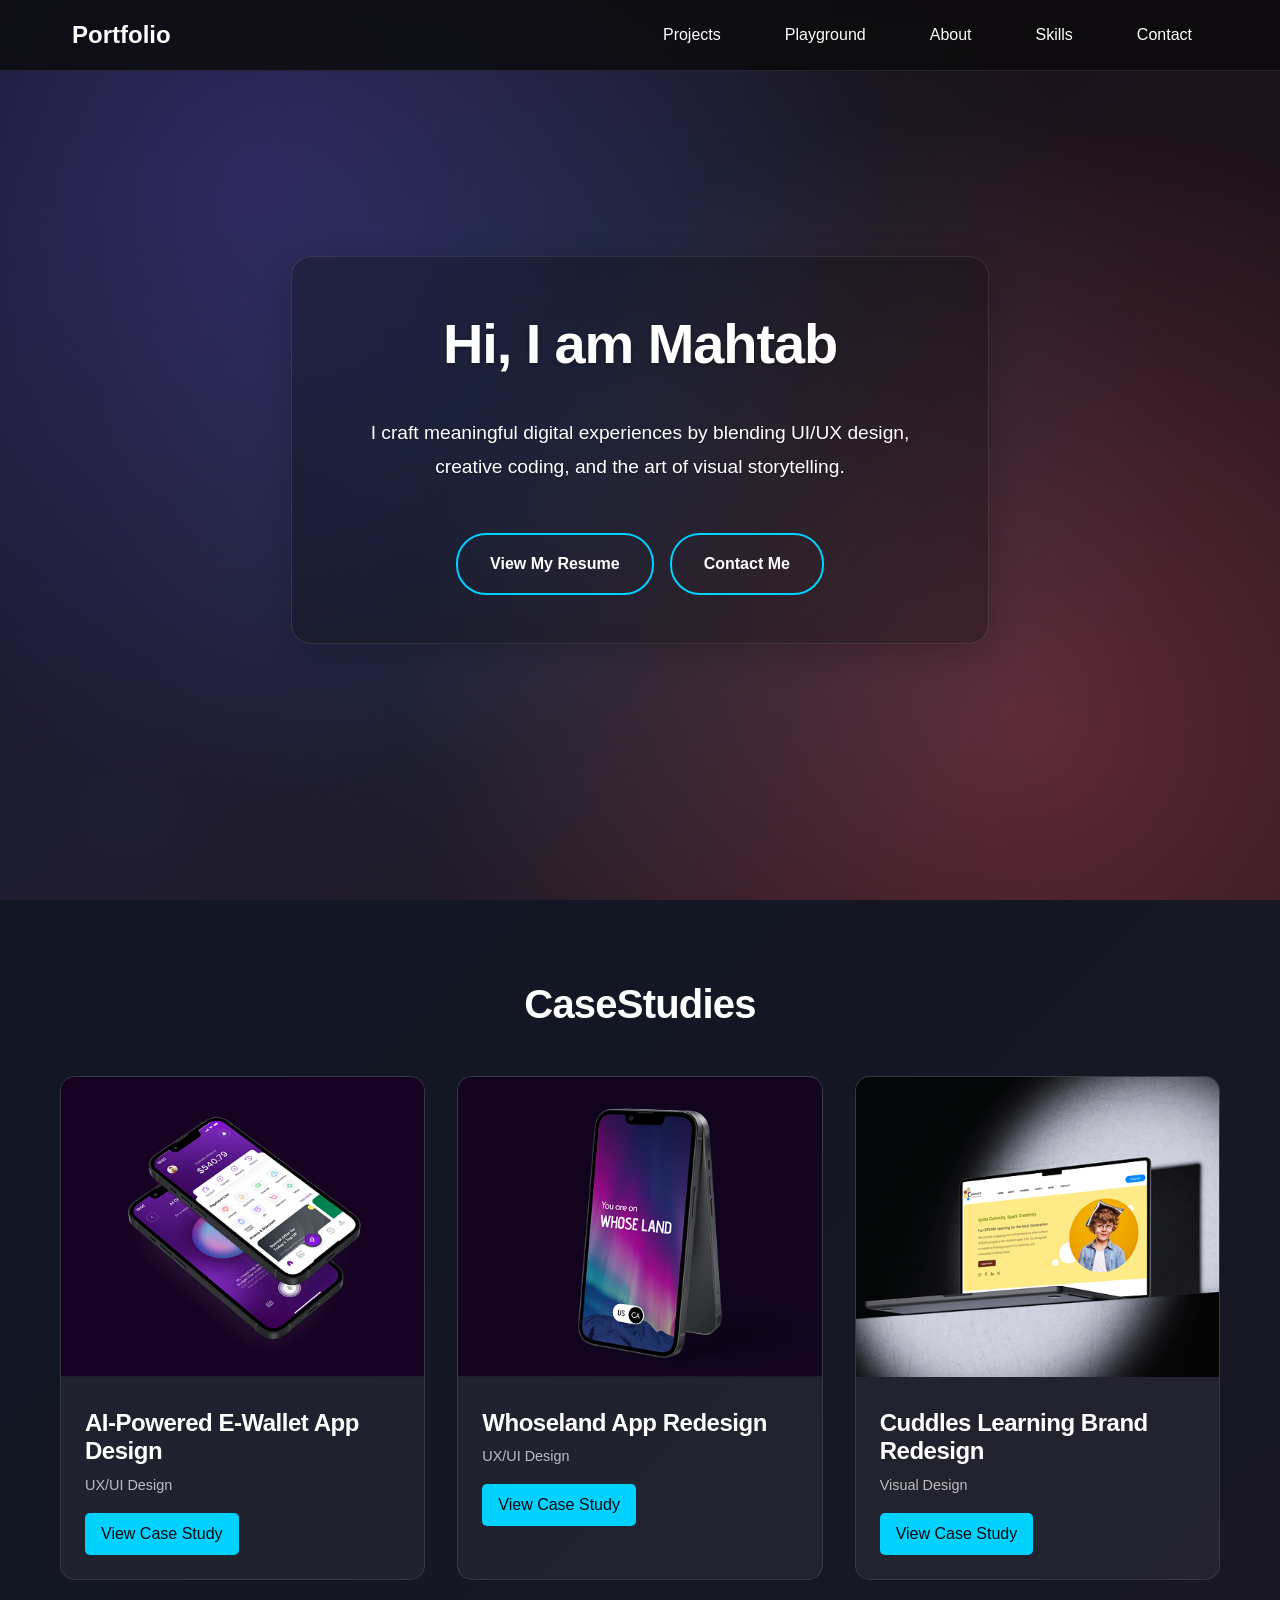
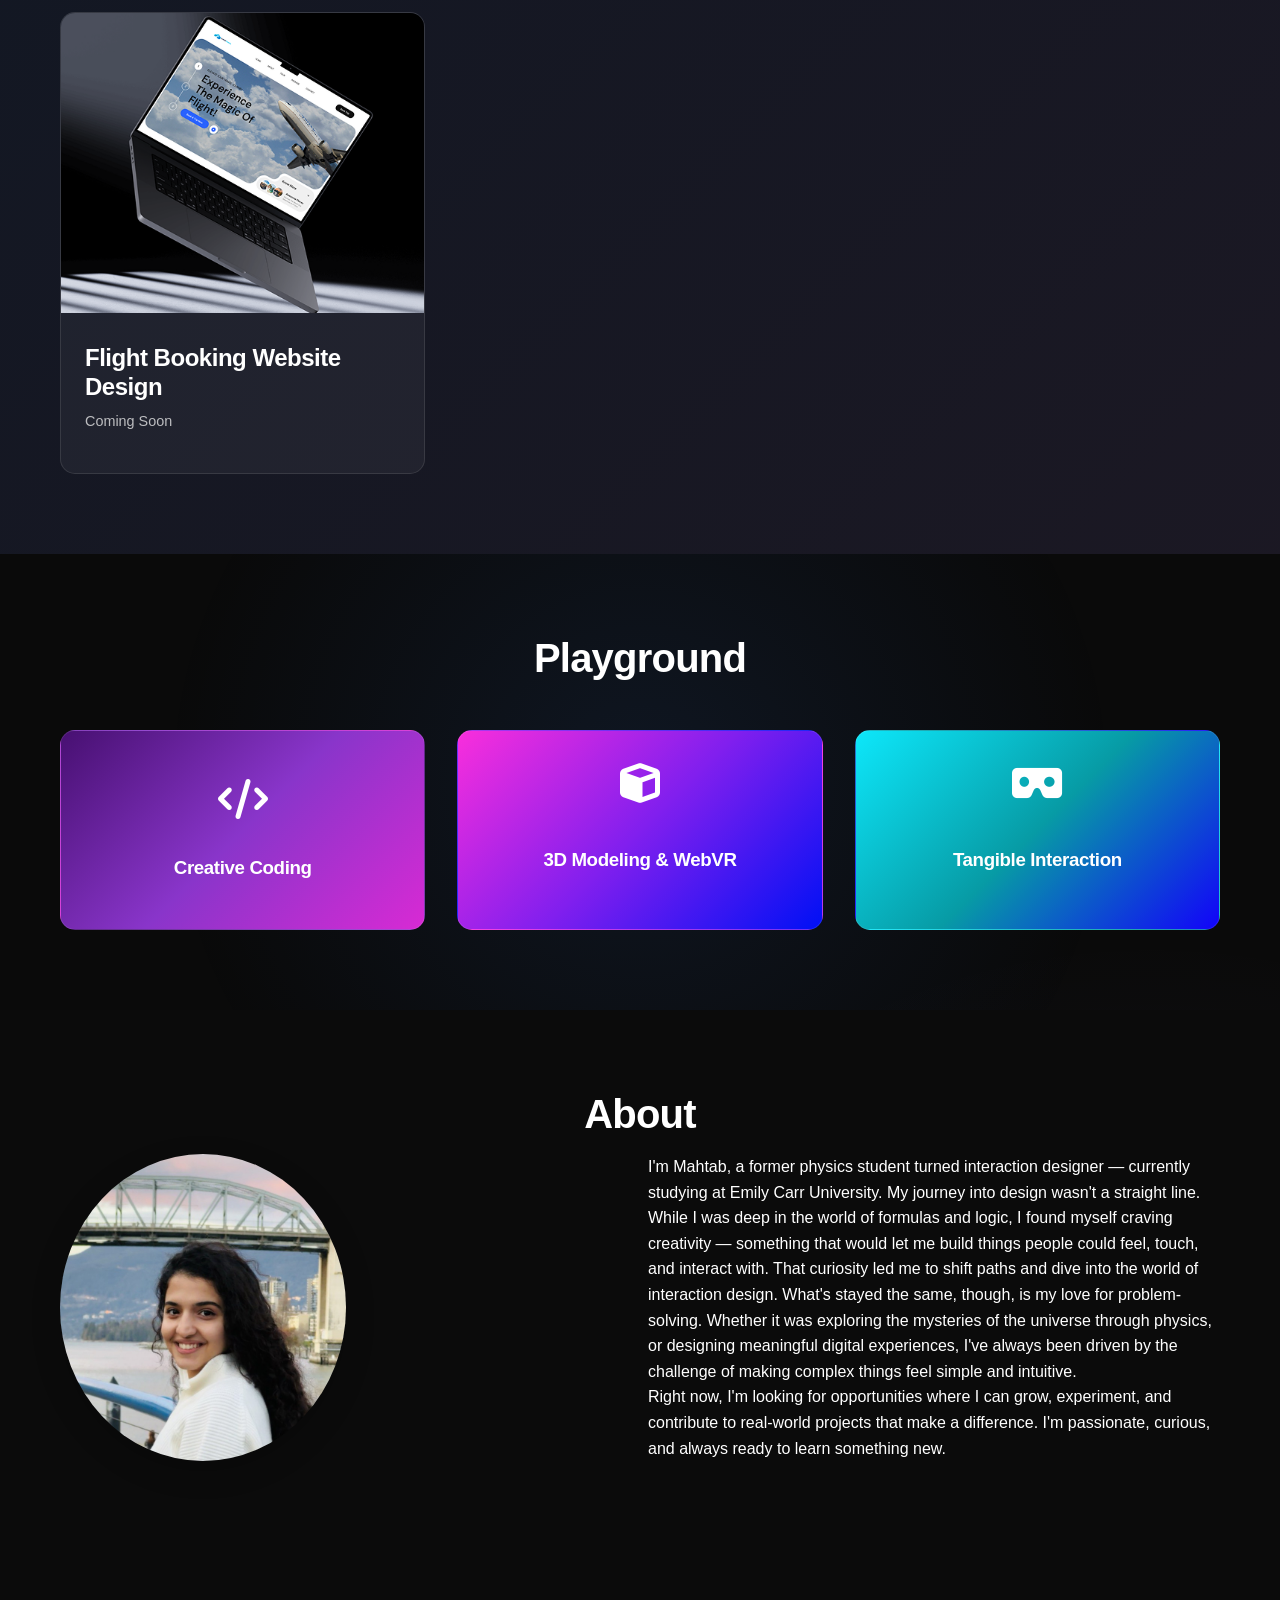
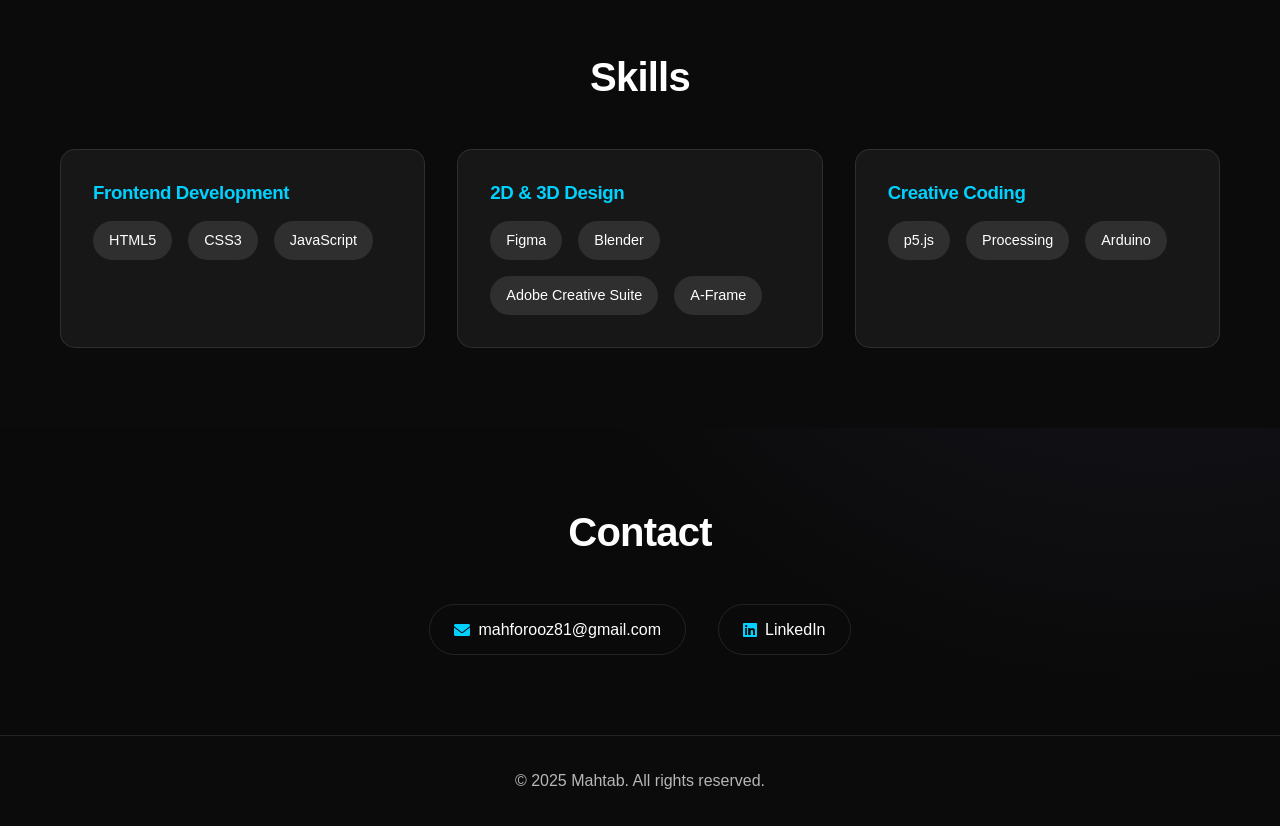
<file: index.html>
<!DOCTYPE html>
<html lang="en">
<head>
    <meta charset="UTF-8">
    <meta name="viewport" content="width=device-width, initial-scale=1.0">
    <title>Mahtab's Portfolio</title>
    <link rel="icon" type="image/png" href="assets/moon_favicon.png" />
    <link rel="stylesheet" href="styles.css">
    <link rel="stylesheet" href="https://cdnjs.cloudflare.com/ajax/libs/font-awesome/6.0.0/css/all.min.css">
</head>
<body>
    <nav class="navbar">
        <div class="nav-content">
            <a href="#home" class="logo">Portfolio</a>
            <ul class="nav-links">
                <li><a href="index.html#projects">Projects</a></li>
                <li><a href="index.html#playground">Playground</a></li>
                <li><a href="index.html#about">About</a></li>
                <li><a href="index.html#skills">Skills</a></li>
                <li><a href="index.html#contact">Contact</a></li>
            </ul>
            <div class="menu-btn">
                <i class="fas fa-bars"></i>
            </div>
        </div>
    </nav>

    <section id="home" class="hero">
        <div class="hero-content">
            <h1>Hi,&nbsp; I&nbsp; am &nbsp; Mahtab</h1>
            <p>I craft meaningful digital experiences by blending UI/UX design, creative coding, and the art of visual storytelling.</p>
            <div class="hero-buttons">
                <a href="assets/Resume.pdf" target="_blank" class="cta-button">View My Resume</a>
                <a href="#contact" class="cta-button secondary">Contact Me</a>
            </div>
        </div>
    </section>

    <section id="projects" class="projects">
        <div class="container">
            <h2>Case Studies</h2>
            <div class="project-grid">
                <div class="project-card">
                    <img src="assets/casestudy-img/ewallet.png" alt="AI-Powered E-Wallet App">
                    <div class="project-info">
                        <h3>AI-Powered E-Wallet App Design</h3>
                        <p>UX/UI Design</p>
                        <a href="https://www.figma.com/deck/dxGjwhVHNiCcX7zpmiJozd/AI-Powered-E-Wallet-App-Case-Study?node-id=1-336&viewport=-112%2C-44%2C0.53&t=Y9ZKURNRo0UWvrfC-1&scaling=min-zoom&content-scaling=fixed&page-id=0%3A1" target="_blank" class="project-link">View Case Study</a>
                    </div>
                </div>
                <div class="project-card">
                    <img src="assets/casestudy-img/whoseland.png" alt="Whoseland App Redesign">
                    <div class="project-info">
                        <h3>Whoseland App Redesign</h3>
                        <p>UX/UI Design</p>
                        <a href="https://www.figma.com/deck/6K0NZb6ObeB4Wnj1Qvy9ta/Whoseland-redesign?node-id=1-660&viewport=-19619%2C-44%2C0.53&t=v9L2YnaqRFAM76yu-1&scaling=min-zoom&content-scaling=fixed&page-id=0%3A1" target="_blank" class="project-link">View Case Study</a>
                    </div>
                </div>
                <div class="project-card">
                    <img src="assets/casestudy-img/cuddles.png" alt="Cuddles Learning Brand Redesign">
                    <div class="project-info">
                        <h3>Cuddles Learning Brand Redesign</h3>
                        <p>Visual Design</p>
                        <a href="https://www.figma.com/deck/BBIbdxB3NxOIXFoWwQVLMs/Two-Tone?node-id=1-502&viewport=-10439%2C-68%2C0.53&t=8zYQuIkLR7SNC6OQ-1&scaling=min-zoom&content-scaling=fixed&page-id=0%3A1" target="_blank" class="project-link">View Case Study</a>
                    </div>
                </div>
                <div class="project-card">
                    <img src="assets/casestudy-img/flight-booking.png" alt="Flight Bookinng Website">
                    <div class="project-info">
                        <h3>Flight Booking Website Design</h3>
                        <p>Coming Soon</p>
                    </div>
                </div>
            </div>
        </div>
    </section>

    <section id="playground" class="playground">
        <div class="container">
            <h2>Playground</h2>
            <div class="playground-grid">
                <a href="creative-coding.html" class="playground-card">
                    <i class="fas fa-code"></i>
                    <h3>Creative Coding</h3>
                </a>
                <a href="3d-modeling.html" class="playground-card">
                    <i class="fas fa-cube"></i>
                    <h3>3D Modeling & WebVR</h3>
                </a>
                <a href="tangible-interaction.html" class="playground-card">
                    <i class="fas fa-vr-cardboard"></i>
                    <h3>Tangible Interaction</h3>
                </a>
            </div>
        </div>
    </section>

    <section id="about" class="about">
        <div class="container">
            <h2>About</h2>
            <div class="about-content">
                <div class="about-image">
                    <img src="assets/myPhoto/Mahtab.jpg"alt="Mahtab's Profile Picture">
                </div>
                <div class="about-text">
                    <p>I'm Mahtab, a former physics student turned interaction designer — currently studying at Emily Carr University.
                        My journey into design wasn't a straight line. While I was deep in the world of formulas and logic, I found myself craving creativity — something that would let me build things people could feel, touch, and interact with. That curiosity led me to shift paths and dive into the world of interaction design.
                        What's stayed the same, though, is my love for problem-solving. Whether it was exploring the mysteries of the universe through physics, or designing meaningful digital experiences, I've always been driven by the challenge of making complex things feel simple and intuitive.</p>
                        <p>Right now, I'm looking for opportunities where I can grow, experiment, and contribute to real-world projects that make a difference. I'm passionate, curious, and always ready to learn something new.</p>
                    <div class="about-stats">
                        
                    </div>
                </div>
            </div>
        </div>
    </section>

    <section id="skills" class="skills">
        <div class="container">
            <h2>Skills</h2>
            <div class="skills-grid">
                <div class="skill-category">
                    <h3>Frontend Development</h3>
                    <div class="skill-items">
                        <div class="skill-item">HTML5</div>
                        <div class="skill-item">CSS3</div>
                        <div class="skill-item">JavaScript</div>
                    </div>
                </div>
                <div class="skill-category">
                    <h3>2D & 3D Design </h3>
                    <div class="skill-items">
                        <div class="skill-item">Figma</div>
                        <div class="skill-item">Blender</div>
                        <div class="skill-item">Adobe Creative Suite</div>
                        <div class="skill-item">A-Frame</div>
                    </div>
                </div>
                <div class="skill-category">
                    <h3>Creative Coding</h3>
                    <div class="skill-items">
                        <div class="skill-item">p5.js</div>
                        <div class="skill-item">Processing</div>
                        <div class="skill-item">Arduino</div>
                    </div>
                </div>
            </div>
        </div>
    </section>

    <section id="contact" class="contact">
        <div class="container">
            <h2>Contact</h2>
            <div class="contact-content">
                <div class="contact-links">
                    <a href="mailto:mahtab@example.com" class="contact-link">
                        <i class="fas fa-envelope"></i>
                        mahforooz81@gmail.com
                    </a>
                    <a href="https://www.linkedin.com/in/mahtab-foroozandeh-8a46b8212/" target="_blank" class="contact-link">
                        <i class="fab fa-linkedin"></i>
                        LinkedIn
                    </a>
                </div>
            </div>
        </div>
    </section>

    <footer>
        <div class="container">
            <p>&copy; 2025 Mahtab. All rights reserved.</p>
        </div>
    </footer>

    <script src="script.js"></script>
</body>
</html>
</file>
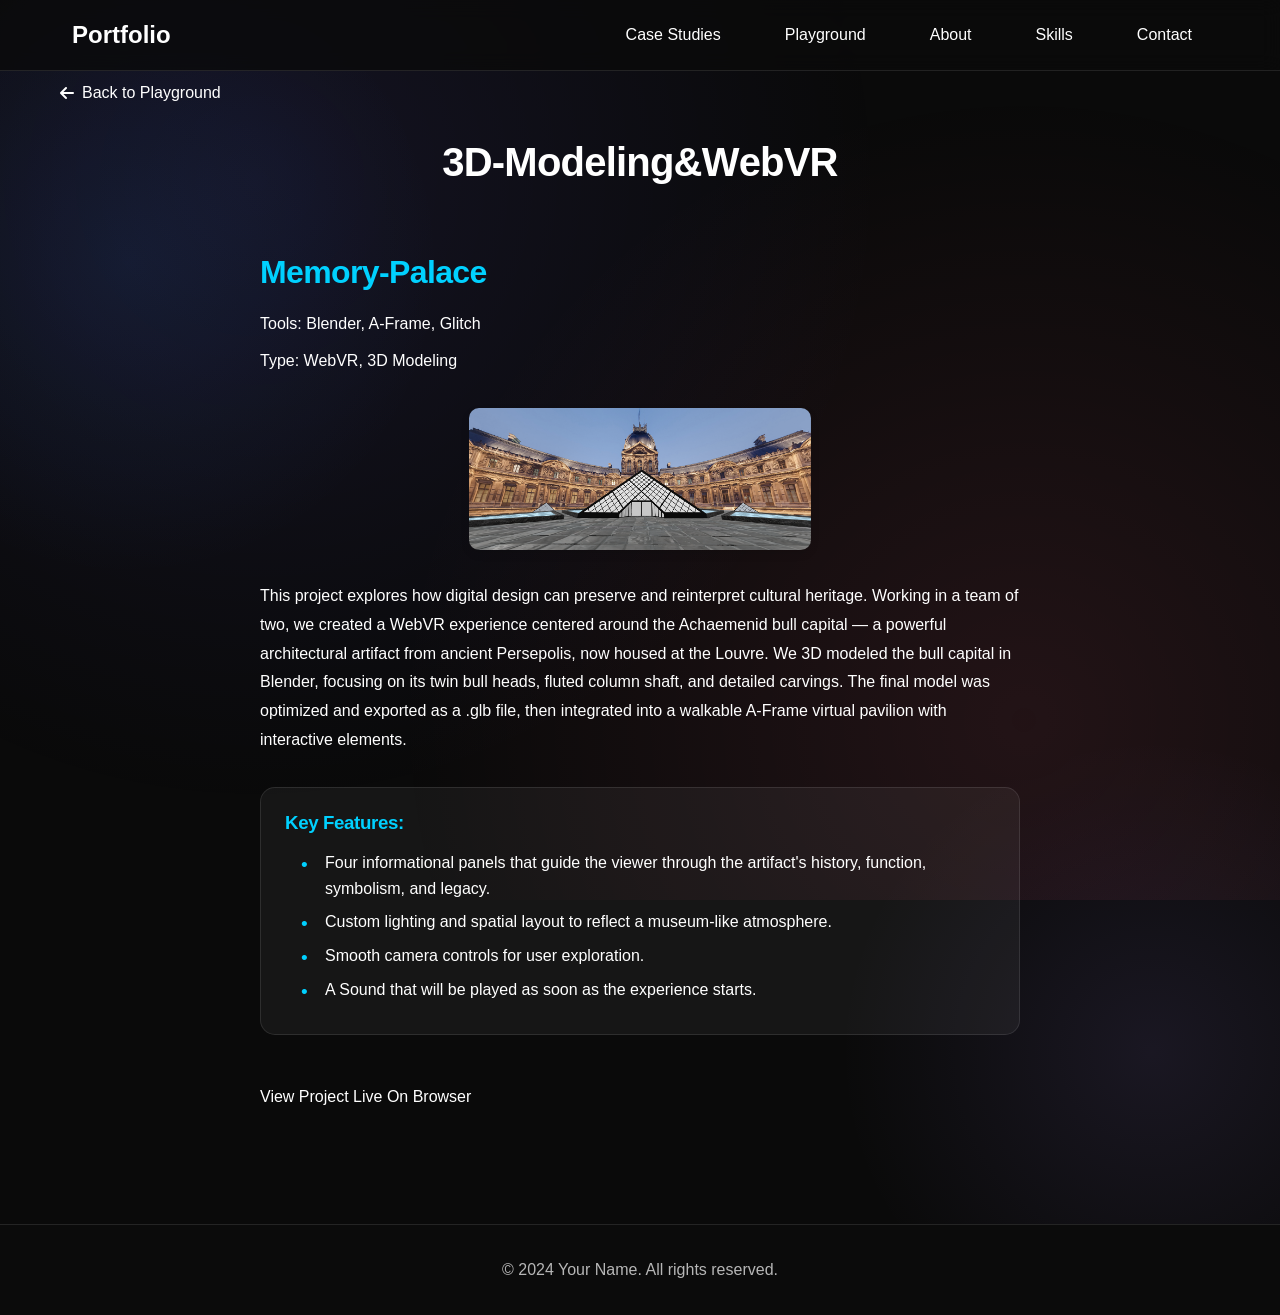
<file: 3d-modeling.html>
<!DOCTYPE html>
<html lang="en">
<head>
    <meta charset="UTF-8">
    <meta name="viewport" content="width=device-width, initial-scale=1.0">
    <title>3D Modeling - My Portfolio</title>
    <link rel="icon" type="image/png" href="assets/moon_favicon.png" />
    <link rel="stylesheet" href="styles.css">
    <link rel="stylesheet" href="https://cdnjs.cloudflare.com/ajax/libs/font-awesome/6.0.0/css/all.min.css">
    <style>
        .project-detail {
            padding: 5rem 0;
        }
        
        .project-header {
            text-align: left;
            margin-bottom: 3rem;
        }
        
        .project-content {
            max-width: 800px;
            margin: 0 auto;
            padding: 0 20px;
            text-align: left;
        }
        
        .project-content h1 {
            margin-bottom: 1rem;
            color: var(--accent-color);
            font-size: 2rem;
            font-weight: 700;
            transition: color 0.3s ease;
        }
        
        .project-content h1:hover {
            color: var(--primary-color);
        }
        
        .project-content p {
            margin-bottom: 0.5rem;
        }
        
        .project-description {
            margin-bottom: 2rem;
            line-height: 1.8;
        }
        
        .back-link {
            display: inline-flex;
            align-items: center;
            gap: 0.5rem;
            color: var(--text-color);
            text-decoration: none;
            margin-bottom: 2rem;
            transition: color 0.3s ease;
        }
        
        .back-link:hover {
            color: var(--primary-color);
        }

        .project-description a {
            color: white;
            text-decoration: none;
            display: inline-flex;
            align-items: center;
            gap: 0.5rem;
            margin-top: 1rem;
            transition: color 0.3s ease;
        }

        .project-description a:hover {
            color: var(--accent-color);
        }

        .project-image {
            display: flex;
            justify-content: center;
            margin: 2rem 0;
            width: 100%;
        }

        .project-image img {
            max-width: 100%;
            height: auto;
            border-radius: 10px;
            object-fit: contain;
            box-shadow: 0 4px 8px rgba(0, 0, 0, 0.1);
        }
    </style>
</head>
<body>
    <nav class="navbar">
        <div class="nav-content">
            <a href="index.html#home" class="logo">Portfolio</a>
            <ul class="nav-links">
                <li><a href="index.html#case-studies">Case Studies</a></li>
                <li><a href="index.html#playground">Playground</a></li>
                <li><a href="index.html#about">About</a></li>
                <li><a href="index.html#skills">Skills</a></li>
                <li><a href="index.html#contact">Contact</a></li>
            </ul>
            <div class="menu-btn">
                <i class="fas fa-bars"></i>
            </div>
        </div>
    </nav>

    <section class="project-detail">
        <div class="container">
            <a href="index.html#playground" class="back-link">
                <i class="fas fa-arrow-left"></i>
                Back to Playground
            </a>
            <div class="project-header">
                <h2>3D-Modeling&WebVR</h2>
            </div>
            <div class="project-content">
                <h1>Memory-Palace</h1>
                <p>Tools: Blender, A-Frame, Glitch</p>
                <p>Type: WebVR, 3D Modeling</p>
                <div class="project-image">
                   <img src="assets/webvr/webvr.png" alt="Memory Palace VR Experience">
                </div>

                <div class="project-description">
                    <p>This project explores how digital design can preserve and reinterpret cultural heritage. Working in a team of two, we created a WebVR experience centered around the Achaemenid bull capital — a powerful architectural artifact from ancient Persepolis, now housed at the Louvre.
                        We 3D modeled the bull capital in Blender, focusing on its twin bull heads, fluted column shaft, and detailed carvings. The final model was optimized and exported as a .glb file, then integrated into a walkable A-Frame virtual pavilion with interactive elements.</p>
                </div>
                
                <div class="project-details">
                    <h3>Key Features:</h3>
                    <ul>
                        <li>Four informational panels that guide the viewer through the artifact's history, function, symbolism, and legacy.</li>
                        <li>Custom lighting and spatial layout to reflect a museum-like atmosphere.</li>
                        <li>Smooth camera controls for user exploration.</li>
                        <li>A Sound that will be played as soon as the experience starts.</li>
                    </ul>
                </div>
                <div class="project-description">
                    
                    <a href="https://galvanized-complete-tub.glitch.me/">View Project Live On Browser</a>
                </div>
            </div>
        </div>
    </section>

    <footer>
        <div class="container">
            <p>&copy; 2024 Your Name. All rights reserved.</p>
        </div>
    </footer>

    <script src="script.js"></script>
</body>
</html>
</file>
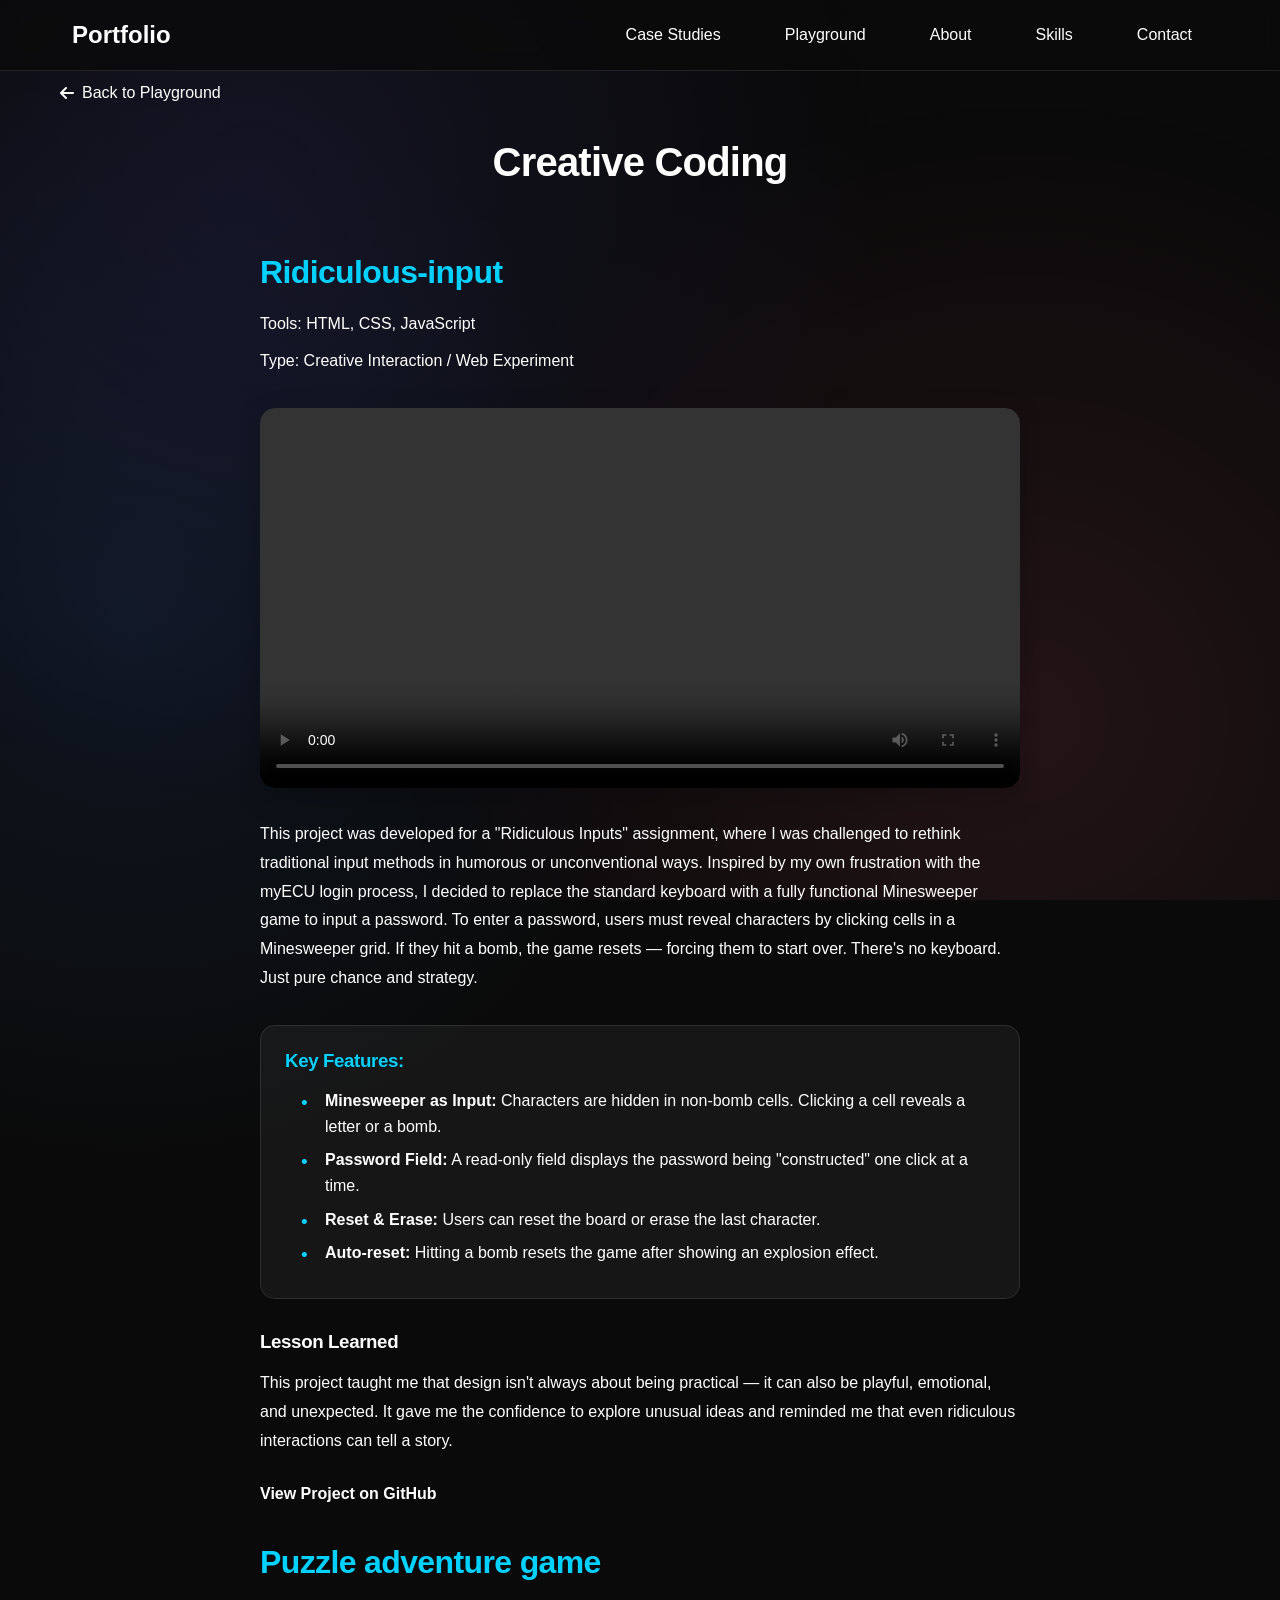
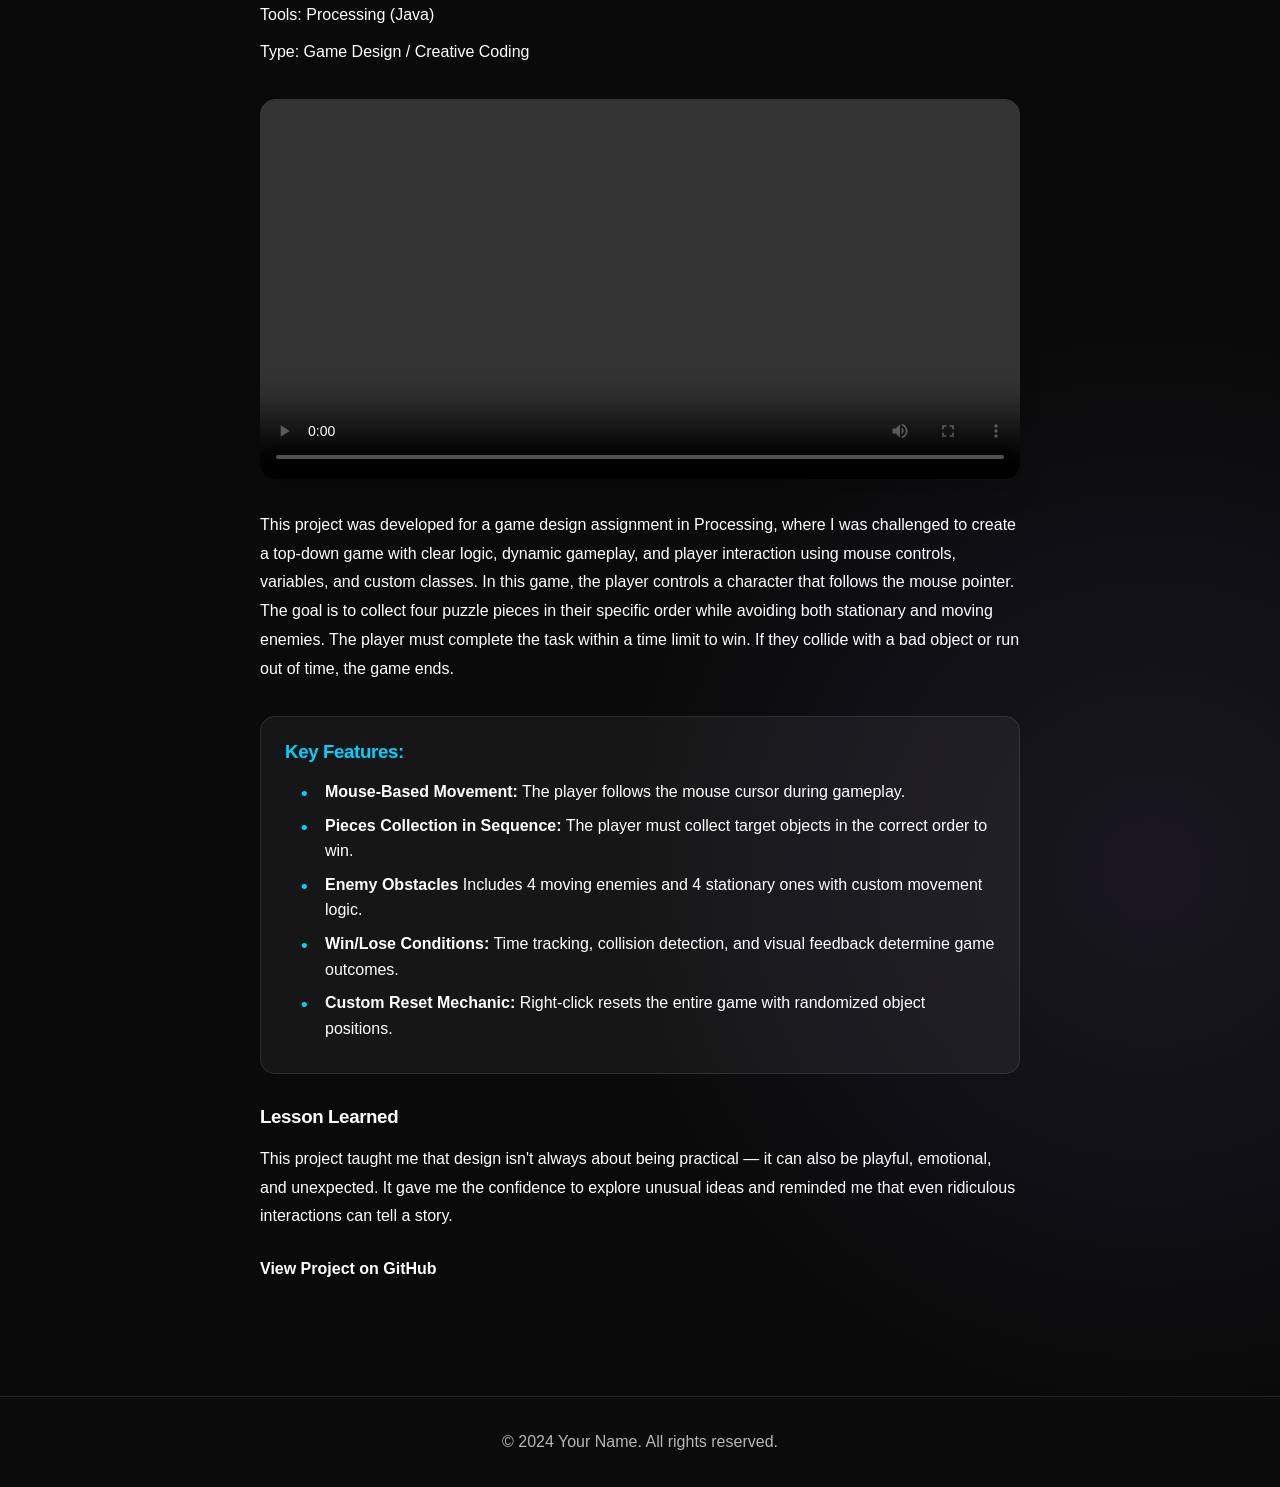
<file: creative-coding.html>
<!DOCTYPE html>
<html lang="en">
<head>
    <meta charset="UTF-8">
    <meta name="viewport" content="width=device-width, initial-scale=1.0">
    <title>Creative Coding - My Portfolio</title>
    <link rel="icon" type="image/png" href="assets/moon_favicon.png" />
    <link rel="stylesheet" href="styles.css">
    <link rel="stylesheet" href="https://cdnjs.cloudflare.com/ajax/libs/font-awesome/6.0.0/css/all.min.css">
    <style>
        .project-detail {
            padding: 5rem 0;
        }
        
        .project-header {
            text-align: left;
            margin-bottom: 3rem;
        }
        
        .project-content {
            max-width: 800px;
            margin: 0 auto;
            padding: 0 20px;
            text-align: left;
        }
        
        .project-content h1 {
            margin-bottom: 1rem;
            color: var(--accent-color);
            font-size: 2rem;
            font-weight: 700;
            transition: color 0.3s ease;
        }
        
        .project-content h1:hover {
            color: var(--primary-color);
        }
        
        .project-content p {
            margin-bottom: 0.5rem;
        }
        
        .project-description {
            margin-bottom: 2rem;
            line-height: 1.8;
        }
        
        .back-link {
            display: inline-flex;
            align-items: center;
            gap: 0.5rem;
            color: var(--text-color);
            text-decoration: none;
            margin-bottom: 2rem;
            transition: color 0.3s ease;
        }
        
        .back-link:hover {
            color: var(--primary-color);
        }

        .project-description a {
            color: white;
            text-decoration: none;
            display: inline-flex;
            align-items: center;
            gap: 0.5rem;
            margin-top: 1rem;
            transition: color 0.3s ease;
        }

        .project-description a:hover {
            color: var(--accent-color);
        }
    </style>
</head>
<body>
    <nav class="navbar">
        <div class="nav-content">
            <a href="index.html#home" class="logo">Portfolio</a>
            <ul class="nav-links">
                <li><a href="index.html#case-studies">Case Studies</a></li>
                <li><a href="index.html#playground">Playground</a></li>
                <li><a href="index.html#about">About</a></li>
                <li><a href="index.html#skills">Skills</a></li>
                <li><a href="index.html#contact">Contact</a></li>
            </ul>
            <div class="menu-btn">
                <i class="fas fa-bars"></i>
            </div>
        </div>
    </nav>

    <section class="project-detail">
        <div class="container">
            <a href="index.html#playground" class="back-link">
                <i class="fas fa-arrow-left"></i>
                Back to Playground
            </a>
            <div class="project-header">
                <h2>Creative &nbsp; Coding</h2>
            </div>
            <div class="project-content">
                <h1>Ridiculous-input </h1>
          <p> Tools: HTML, CSS, JavaScript</p>
         <p>  Type: Creative Interaction / Web Experiment</p>
                <div class="project-video">
                    <video controls>
                        <source src="assets/creative coding/minesweeper.mp4">
                        Your browser does not support the video tag.
                    </video>
                </div>

                <div class="project-description">
                    <p>This project was developed for a "Ridiculous Inputs" assignment, where I was challenged to rethink traditional input methods in humorous or unconventional ways. Inspired by my own frustration with the myECU login process, I decided to replace the standard keyboard with a fully functional Minesweeper game to input a password.
                        To enter a password, users must reveal characters by clicking cells in a Minesweeper grid. If they hit a bomb, the game resets — forcing them to start over. There's no keyboard. Just pure chance and strategy.</p>
                </div>
                
                <div class="project-details">
                    <h3>Key Features:</h3>
                    <ul>
                        <li><strong>Minesweeper as Input:</strong> Characters are hidden in non-bomb cells. Clicking a cell reveals a letter or a bomb.</li>
                        <li><strong>Password Field:</strong> A read-only field displays the password being "constructed" one click at a time.</li>
                        <li><strong>Reset & Erase:</strong> Users can reset the board or erase the last character.</li>
                        <li><strong>Auto-reset:</strong> Hitting a bomb resets the game after showing an explosion effect.</li>
                    </ul>
                </div>
                <div class="project-description">
                    <h3>Lesson Learned</h3>
                    <p>This project taught me that design isn't always about being practical — it can also be playful, emotional, and unexpected. It gave me the confidence to explore unusual ideas and reminded me that even ridiculous interactions can tell a story.</p>
                    <a href="https://github.com/Maforooz/Ridiculous-input.git"><strong>View Project on GitHub </strong></a>
                </div>
            </div>

            <div class="project-content">
                <h1>Puzzle&nbsp;adventure&nbsp;game</h1>
                <p>Tools: Processing (Java)</p>
                <p>Type: Game Design / Creative Coding</p>
                <div class="project-video">
                    <video controls>
                        <source src="assets/creative coding/puzzle.mp4">
                        Your browser does not support the video tag.
                    </video>
                </div>

                <div class="project-description">
                    <p>This project was developed for a game design assignment in Processing, where I was challenged to create a top-down game with clear logic, dynamic gameplay, and player interaction using mouse controls, variables, and custom classes.
                        In this game, the player controls a character that follows the mouse pointer. The goal is to collect four puzzle pieces in their specific order while avoiding both stationary and moving enemies. The player must complete the task within a time limit to win. If they collide with a bad object or run out of time, the game ends.</p>
                </div>
                
                <div class="project-details">
                    <h3>Key Features:</h3>
                    <ul>
                        <li><strong>Mouse-Based Movement:</strong> The player follows the mouse cursor during gameplay.</li>
                        <li><strong>Pieces Collection in Sequence:</strong> The player must collect target objects in the correct order to win.</li>
                        <li><strong>Enemy Obstacles</strong>  Includes 4 moving enemies and 4 stationary ones with custom movement logic.</li>
                        <li><strong>Win/Lose Conditions:</strong> Time tracking, collision detection, and visual feedback determine game outcomes.</li>
                        <li><strong>Custom Reset Mechanic:</strong> Right-click resets the entire game with randomized object positions.</li>
                    </ul>
                </div>
                <div class="project-description">
                    <h3>Lesson Learned</h3>
                    <p>This project taught me that design isn't always about being practical — it can also be playful, emotional, and unexpected. It gave me the confidence to explore unusual ideas and reminded me that even ridiculous interactions can tell a story.</p>

                    <a href="https://github.com/Maforooz/Puzzle-Game.git"><strong>View Project on GitHub</strong></a>
            </div>
        </div>
    </section>

    <footer>
            <p>&copy; 2024 Your Name. All rights reserved.</p>
        </div>
    </footer>

    <script src="script.js"></script>
</body>
</html>
</file>
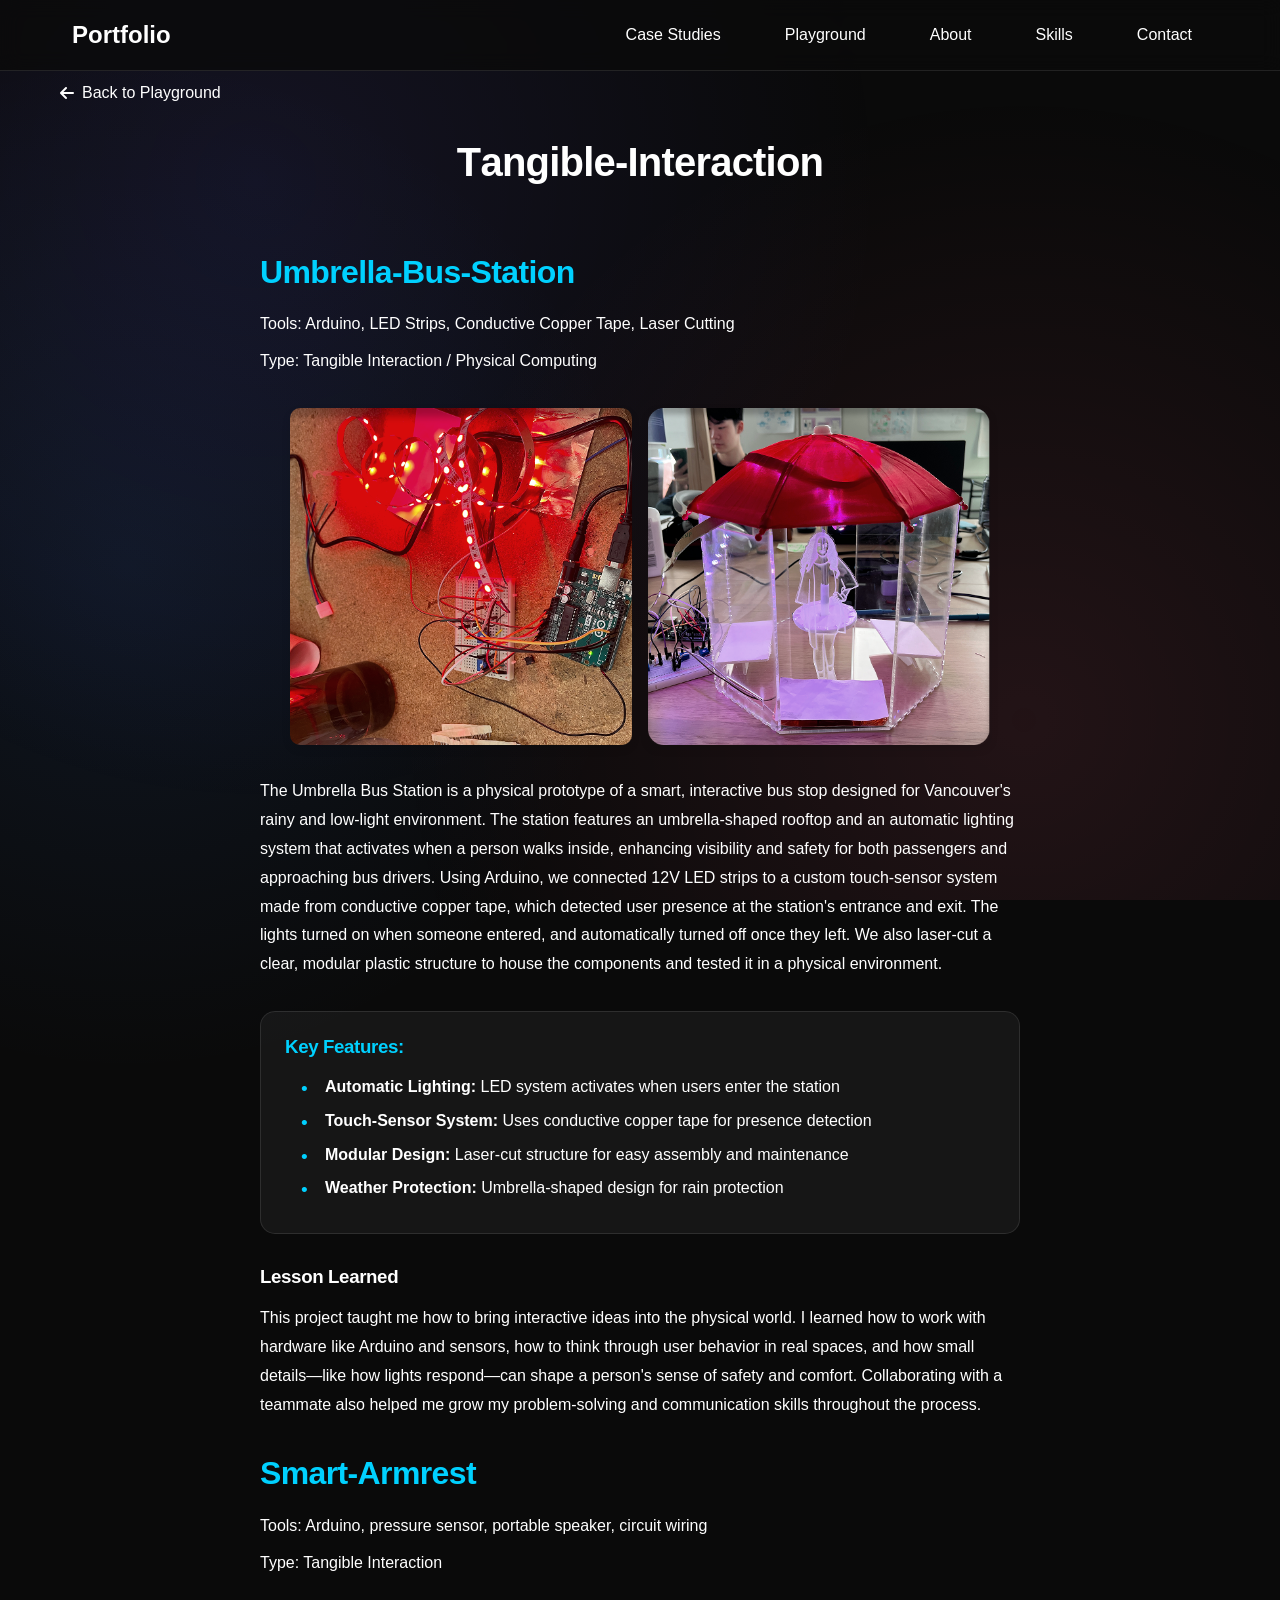
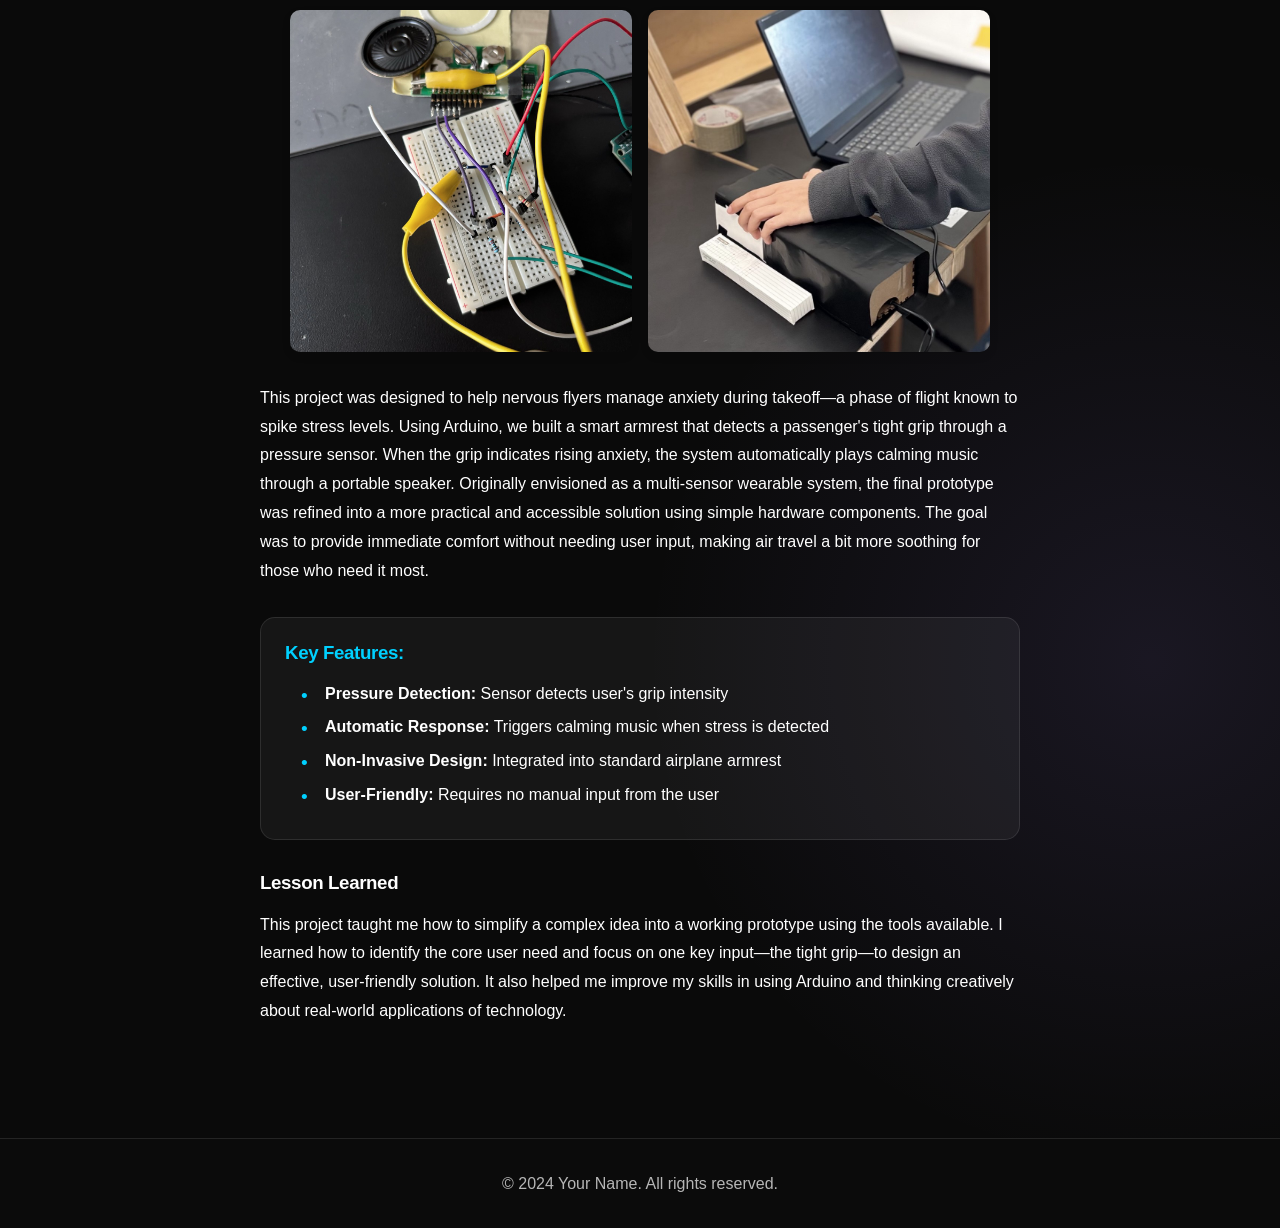
<file: tangible-interaction.html>
<!DOCTYPE html>
<html lang="en">
<head>
    <meta charset="UTF-8">
    <meta name="viewport" content="width=device-width, initial-scale=1.0">
    <title>Tangible Interaction - My Portfolio</title>
    <link rel="icon" type="image/png" href="assets/moon_favicon.png" />
    <link rel="stylesheet" href="styles.css">
    <link rel="stylesheet" href="https://cdnjs.cloudflare.com/ajax/libs/font-awesome/6.0.0/css/all.min.css">
    <style>
        .project-detail {
            padding: 5rem 0;
        }
        
        .project-header {
            text-align: left;
            margin-bottom: 3rem;
        }
        
        .project-content {
            max-width: 800px;
            margin: 0 auto;
            padding: 0 20px;
            text-align: left;
        }
        
        .project-content h1 {
            margin-bottom: 1rem;
            color: var(--accent-color);
            font-size: 2rem;
            font-weight: 700;
            transition: color 0.3s ease;
        }
        
        .project-content h1:hover {
            color: var(--primary-color);
        }
        
        .project-content p {
            margin-bottom: 0.5rem;
        }
        
        .project-description {
            margin-bottom: 2rem;
            line-height: 1.8;
        }
        
        .back-link {
            display: inline-flex;
            align-items: center;
            gap: 0.5rem;
            color: var(--text-color);
            text-decoration: none;
            margin-bottom: 2rem;
            transition: color 0.3s ease;
        }
        
        .back-link:hover {
            color: var(--primary-color);
        }

        .project-description a {
            color: white;
            text-decoration: none;
            display: inline-flex;
            align-items: center;
            gap: 0.5rem;
            margin-top: 1rem;
            transition: color 0.3s ease;
        }

        .project-description a:hover {
            color: var(--accent-color);
        }

        .project-image {
            display: flex;
            gap: 1rem;
            margin: 2rem 0;
            justify-content: center;
        }

        .project-image img {
            width: 45%;
            height: auto;
            border-radius: 10px;
            object-fit: cover;
            box-shadow: 0 4px 8px rgba(0, 0, 0, 0.1);
        }
    </style>
</head>
<body>
    <nav class="navbar">
        <div class="nav-content">
            <a href="index.html#home" class="logo">Portfolio</a>
            <ul class="nav-links">
                <li><a href="index.html#case-studies">Case Studies</a></li>
                <li><a href="index.html#playground">Playground</a></li>
                <li><a href="index.html#about">About</a></li>
                <li><a href="index.html#skills">Skills</a></li>
                <li><a href="index.html#contact">Contact</a></li>
            </ul>
            <div class="menu-btn">
                <i class="fas fa-bars"></i>
            </div>
        </div>
    </nav>

    <section class="project-detail">
        <div class="container">
            <a href="index.html#playground" class="back-link">
                <i class="fas fa-arrow-left"></i>
                Back to Playground
            </a>
            <div class="project-header">
                <h2>Tangible-Interaction</h2>
            </div>
            <div class="project-content">
                <h1>Umbrella-Bus-Station</h1>
                <p>Tools: Arduino, LED Strips, Conductive Copper Tape, Laser Cutting</p>
                <p>Type: Tangible Interaction / Physical Computing</p>
                <div class="project-image">
                    <img src="assets/tangible interactions/station1.png" alt="Interactive Light Installation">
                    <img src="assets/tangible interactions/station2.png" alt="Interactive Light Installation">
                </div>

                <div class="project-description">
                    <p>The Umbrella Bus Station is a physical prototype of a smart, interactive bus stop designed for Vancouver's rainy and low-light environment. The station features an umbrella-shaped rooftop and an automatic lighting system that activates when a person walks inside, enhancing visibility and safety for both passengers and approaching bus drivers.
                        Using Arduino, we connected 12V LED strips to a custom touch-sensor system made from conductive copper tape, which detected user presence at the station's entrance and exit. The lights turned on when someone entered, and automatically turned off once they left. We also laser-cut a clear, modular plastic structure to house the components and tested it in a physical environment.</p>
                </div>
                
                <div class="project-details">
                    <h3>Key Features:</h3>
                    <ul>
                        <li><strong>Automatic Lighting:</strong> LED system activates when users enter the station</li>
                        <li><strong>Touch-Sensor System:</strong> Uses conductive copper tape for presence detection</li>
                        <li><strong>Modular Design:</strong> Laser-cut structure for easy assembly and maintenance</li>
                        <li><strong>Weather Protection:</strong> Umbrella-shaped design for rain protection</li>
                    </ul>
                </div>

                <div class="project-description">
                    <h3>Lesson Learned</h3>
                    <p>This project taught me how to bring interactive ideas into the physical world. I learned how to work with hardware like Arduino and sensors, how to think through user behavior in real spaces, and how small details—like how lights respond—can shape a person's sense of safety and comfort. Collaborating with a teammate also helped me grow my problem-solving and communication skills throughout the process.</p>
                </div>
            </div>

            <div class="project-content">
                <h1>Smart-Armrest</h1>
                <p>Tools: Arduino, pressure sensor, portable speaker, circuit wiring</p>
                <p>Type: Tangible Interaction</p>
                <div class="project-image">
                    <img src="assets/tangible interactions/armrest1.jpg" alt="Interactive Light Installation">
                    <img src="assets/tangible interactions/armrest2.jpg" alt="Interactive Light Installation">
                </div>

                <div class="project-description">
                    <p>This project was designed to help nervous flyers manage anxiety during takeoff—a phase of flight known to spike stress levels. Using Arduino, we built a smart armrest that detects a passenger's tight grip through a pressure sensor. When the grip indicates rising anxiety, the system automatically plays calming music through a portable speaker.
                        Originally envisioned as a multi-sensor wearable system, the final prototype was refined into a more practical and accessible solution using simple hardware components. The goal was to provide immediate comfort without needing user input, making air travel a bit more soothing for those who need it most.</p>
                </div>
                
                <div class="project-details">
                    <h3>Key Features:</h3>
                    <ul>
                        <li><strong>Pressure Detection:</strong> Sensor detects user's grip intensity</li>
                        <li><strong>Automatic Response:</strong> Triggers calming music when stress is detected</li>
                        <li><strong>Non-Invasive Design:</strong> Integrated into standard airplane armrest</li>
                        <li><strong>User-Friendly:</strong> Requires no manual input from the user</li>
                    </ul>
                </div>

                <div class="project-description">
                    <h3>Lesson Learned</h3>
                    <p>This project taught me how to simplify a complex idea into a working prototype using the tools available. I learned how to identify the core user need and focus on one key input—the tight grip—to design an effective, user-friendly solution. It also helped me improve my skills in using Arduino and thinking creatively about real-world applications of technology.</p>
                </div>
            </div>
        </div>
    </section>

    <footer>
        <div class="container">
            <p>&copy; 2024 Your Name. All rights reserved.</p>
        </div>
    </footer>

    <script src="script.js"></script>
</body>
</html>
</file>
<file: styles.css>
/* Reset and base styles */
* {
    margin: 0;
    padding: 0;
    box-sizing: border-box;
    scroll-behavior: smooth;
}

:root {
    --primary-color: #6C63FF;
    --secondary-color: #FF6584;
    --accent-color: #00D1FF;
    --text-color: #FFFFFF;
    --light-text: rgba(255, 255, 255, 0.7);
    --background: #0A0A0A;
    --section-bg: #0B0B0B;
    --card-bg: rgba(255, 255, 255, 0.05);
    --border-color: rgba(255, 255, 255, 0.1);
}

body {
    font-family: 'Inter', 'Segoe UI', sans-serif;
    line-height: 1.6;
    color: var(--text-color);
    background-color: var(--background);
    background-image: 
        radial-gradient(circle at 10% 20%, rgba(59, 130, 246, 0.1) 0%, transparent 20%),
        radial-gradient(circle at 90% 80%, rgba(167, 139, 250, 0.1) 0%, transparent 20%);
}

/* Creative Background Effects */
body::before {
    content: '';
    position: fixed;
    top: 0;
    left: 0;
    width: 100%;
    height: 100%;
    background: 
        radial-gradient(circle at 20% 20%, rgba(108, 99, 255, 0.1) 0%, transparent 50%),
        radial-gradient(circle at 80% 80%, rgba(255, 101, 132, 0.1) 0%, transparent 50%);
    z-index: -1;
    animation: gradientMove 20s ease infinite;
}

@keyframes gradientMove {
    0% { transform: scale(1); }
    50% { transform: scale(1.2); }
    100% { transform: scale(1); }
}

.container {
    max-width: 1200px;
    margin: 0 auto;
    padding: 0 20px;
}

/* Navigation */
.navbar {
    position: fixed;
    top: 0;
    left: 0;
    width: 100%;
    background: rgba(10, 10, 10, 0.8);
    backdrop-filter: blur(10px);
    z-index: 1000;
    border-bottom: 1px solid rgba(255, 255, 255, 0.1);
    transition: all 0.3s ease;
}

.navbar.scrolled {
    background: rgba(255, 255, 255, 0.95);
    box-shadow: 0 4px 30px rgba(0, 0, 0, 0.1);
}

.navbar.scrolled .nav-links a {
    color: #1e293b;
}

.navbar.scrolled .logo {
    color: #1e293b;
}

.navbar.scrolled .menu-btn i {
    color: #1e293b;
}

.nav-content {
    display: flex;
    justify-content: space-between;
    align-items: center;
    padding: 1rem 2rem;
    max-width: 1200px;
    margin: 0 auto;
}

.logo {
    font-size: 1.5rem;
    font-weight: bold;
    color: var(--text-color);
    position: relative;
    text-decoration: none;
    display: inline-block;
}

.logo::after {
    content: '';
    position: absolute;
    bottom: -5px;
    left: 0;
    width: 100%;
    height: 2px;
    background: linear-gradient(90deg, var(--text-color), var(--secondary-color));
    transform: scaleX(0);
    transition: transform 0.3s ease;
}

.logo:hover::after {
    transform: scaleX(1);
}

.nav-links {
    display: flex;
    list-style: none;
    gap: 2rem;
}

.nav-links a {
    text-decoration: none;
    color: var(--text-color);
    font-weight: 500;
    position: relative;
    padding: 0.5rem 1rem;
    transition: all 0.3s ease;
}

.nav-links a::after {
    content: '';
    position: absolute;
    bottom: 0;
    left: 50%;
    width: 0;
    height: 2px;
    background: var(--accent-color);
    transition: all 0.3s ease;
    transform: translateX(-50%);
}

.nav-links a:hover::after {
    width: 80%;
}

.menu-btn {
    display: none;
    font-size: 1.5rem;
    cursor: pointer;
}

/* Hero Section */
.hero {
    height: 100vh;
    display: flex;
    align-items: center;
    justify-content: center;
    text-align: center;
    position: relative;
    overflow: hidden;
    background: linear-gradient(135deg, 
        rgba(108, 99, 255, 0.1) 0%,
        rgba(255, 101, 132, 0.1) 100%);
}

.hero::before {
    content: '';
    position: absolute;
    top: 0;
    left: 0;
    width: 100%;
    height: 100%;
    background: 
        radial-gradient(circle at 20% 20%, rgba(108, 99, 255, 0.2) 0%, transparent 50%),
        radial-gradient(circle at 80% 80%, rgba(255, 101, 132, 0.2) 0%, transparent 50%),
        radial-gradient(circle at 50% 50%, rgba(0, 209, 255, 0.1) 0%, transparent 70%);
    z-index: -1;
    animation: gradientShift 20s ease infinite;
}

/* Remove the grid pattern */
.hero::after {
    display: none;
}

@keyframes gradientShift {
    0% { 
        background: 
            radial-gradient(circle at 20% 20%, rgba(135, 99, 255, 0.436) 0%, transparent 50%),
            radial-gradient(circle at 80% 80%, rgba(255, 101, 132, 0.637) 0%, transparent 50%),
            radial-gradient(circle at 50% 50%, rgba(0, 208, 255, 0.438) 0%, transparent 70%);
    }
    50% { 
        background: 
            radial-gradient(circle at 20% 20%, rgba(255, 101, 132, 0.63) 0%, transparent 50%),
            radial-gradient(circle at 80% 80%, rgba(0, 208, 255, 0.442) 0%, transparent 50%),
            radial-gradient(circle at 50% 50%, rgba(107, 99, 255, 0.49) 0%, transparent 70%);
    }
    100% { 
        background: 
            radial-gradient(circle at 20% 20%, rgba(107, 99, 255, 0.348) 0%, transparent 50%),
            radial-gradient(circle at 80% 80%, rgba(255, 101, 132, 0.451) 0%, transparent 50%),
            radial-gradient(circle at 50% 50%, rgba(0, 208, 255, 0.345) 0%, transparent 70%);
    }
}

.hero-content {
    position: relative;
    z-index: 1;
    backdrop-filter: blur(2px);
    background: rgba(10, 10, 10, 0.3);
    padding: 3rem;
    border-radius: 20px;
    box-shadow: 0 8px 32px rgba(0, 0, 0, 0.2);
    border: 1px solid rgba(255, 255, 255, 0.1);
}

.hero-content h1 {
    font-size: 3.5rem;
    margin-bottom: 2rem;
    line-height: 1.4;
    letter-spacing: -0.02em;
    color: var(--text-color);
    text-shadow: 0 2px 4px rgba(0, 0, 0, 0.3);
    background: none;
   
    -webkit-text-fill-color: var(--text-color);
}

.hero-content p {
    font-size: 1.2rem;
    margin-bottom: 3rem;
    color: var(--text-color);
    line-height: 1.8;
    max-width: 600px;
    margin-left: auto;
    margin-right: auto;
    text-shadow: 0 1px 2px rgba(0, 0, 0, 0.2);
}

.hero-buttons {
    display: flex;
    gap: 1rem;
    justify-content: center;
    margin-top: 2rem;
}

.cta-button {
    display: inline-block;
    padding: 1rem 2rem;
    background: transparent;
    color: var(--text-color);
    text-decoration: none;
    border: 2px solid var(--accent-color);
    border-radius: 30px;
    font-weight: bold;
    transition: all 0.3s ease;
    position: relative;
    overflow: hidden;
}

.cta-button.secondary {
    border-color: var(--accent-color);
}

.cta-button::before {
    content: '';
    position: absolute;
    top: 0;
    left: -100%;
    width: 100%;
    height: 100%;
    background: linear-gradient(90deg, transparent, rgba(255, 255, 255, 0.2), transparent);
    transition: left 0.5s ease;
}

.cta-button:hover {
    color: var(--text-color);
    transform: translateY(-3px);
    box-shadow: 0 5px 15px rgba(0, 209, 255, 0.3);
}

.cta-button:hover::before {
    left: 100%;
}

/* About Section */
.about {
    padding: 5rem 0;
    background: var(--section-bg);
}

.about-content {
    display: grid;
    grid-template-columns: 1fr 1fr;
    gap: 1rem;
    align-items: left;
}

.about-image img {
    width: 50%;
    border-radius: 50%;
    box-shadow: 0 10px 30px rgba(0, 0, 0, 0.2);
}

.about-stats {
    display: flex;
    gap: 2rem;
    margin-top: 2rem;
}

.stat {
    text-align: center;
}

.stat-number {
    font-size: 2rem;
    font-weight: bold;
    color: var(--accent-color);
    display: block;
}

.stat-label {
    color: var(--light-text);
    font-size: 0.9rem;
}

/* Projects Section */
.projects {
    padding: 5rem 0;
    background: var(--section-bg);
    position: relative;
}

.projects::before {
    content: '';
    position: absolute;
    top: 0;
    left: 0;
    width: 100%;
    height: 100%;
    background: linear-gradient(135deg, 
        rgba(59, 130, 246, 0.1) 0%,
        rgba(167, 139, 250, 0.1) 100%);
    z-index: -1;
}

.project-grid {
    display: grid;
    grid-template-columns: repeat(auto-fit, minmax(300px, 1fr));
    gap: 2rem;
    margin-top: 2rem;
}

.project-card {
    background: var(--card-bg);
    border-radius: 15px;
    overflow: hidden;
    border: 1px solid var(--border-color);
    transition: all 0.4s cubic-bezier(0.4, 0, 0.2, 1);
    position: relative;
}

.project-card::before {
    content: '';
    position: absolute;
    top: 0;
    left: 0;
    width: 100%;
    height: 100%;
    background: linear-gradient(45deg, var(--primary-color), var(--accent-color));
    opacity: 0;
    transition: opacity 0.4s ease;
    z-index: 1;
}

.project-card:hover {
    transform: translateY(-10px) scale(1.02);
    box-shadow: 0 20px 40px rgba(0, 0, 0, 0.3);
}

.project-card:hover::before {
    opacity: 0.1;
}

.project-card img {
    width: 100%;
    height: 300px;
    object-fit: cover;
    transition: transform 0.3s ease;
}

.project-card:hover img {
    transform: scale(1.05);
}

.project-info {
    padding: 1.5rem;
    position: relative;
    z-index: 1;
}

.project-info h3 {
    margin-bottom: 0.5rem;
    color: var(--text-color);
    font-size: 1.5rem;
}

.project-info p {
    color: var(--light-text);
    margin-bottom: 1rem;
    font-size: 0.9rem;
}

.project-link {
    display: inline-block;
    padding: 0.5rem 1rem;
    background: var(--accent-color);
    color: var(--background);
    text-decoration: none;
    border-radius: 5px;
    transition: all 0.3s ease;
    font-weight: 500;
}

.project-link:hover {
    transform: translateY(-2px);
    box-shadow: 0 5px 15px rgba(244, 114, 182, 0.3);
}

/* Skills Section */
.skills {
    padding: 5rem 0;
    background: var(--section-bg);
}

.skills-grid {
    display: grid;
    grid-template-columns: repeat(auto-fit, minmax(300px, 1fr));
    gap: 2rem;
    margin-top: 2rem;
}

.skill-category {
    background: var(--card-bg);
    padding: 2rem;
    border-radius: 15px;
    border: 1px solid var(--border-color);
}

.skill-category h3 {
    color: var(--accent-color);
    margin-bottom: 1rem;
}

.skill-items {
    display: flex;
    flex-wrap: wrap;
    gap: 1rem;
}

.skill-item {
    background: rgba(255, 255, 255, 0.1);
    padding: 0.5rem 1rem;
    border-radius: 20px;
    color: var(--text-color);
    font-size: 0.9rem;
    transition: all 0.3s ease;
}

.skill-item:hover {
    background: var(--accent-color);
    transform: translateY(-2px);
}

/* Contact Section */
.contact {
    padding: 5rem 0;
}

.contact-content {
    text-align: center;
    max-width: 600px;
    margin: 0 auto;
}

.contact-links {
    display: flex;
    gap: 2rem;
    justify-content: center;
    margin-top: 2rem;
}

.contact-link {
    display: flex;
    align-items: center;
    gap: 0.5rem;
    color: var(--text-color);
    text-decoration: none;
    padding: 0.75rem 1.5rem;
    border: 1px solid var(--border-color);
    border-radius: 30px;
    transition: all 0.3s ease;
    position: relative;
    overflow: hidden;
}

.contact-link:hover {
    border-color: var(--accent-color);
    transform: translateY(-3px);
}

.contact-link i {
    color: var(--accent-color);
}

.contact-link::before {
    content: '';
    position: absolute;
    top: 0;
    left: -100%;
    width: 100%;
    height: 100%;
    background: linear-gradient(90deg, transparent, rgba(255, 255, 255, 0.2), transparent);
    transition: left 0.5s ease;
}

.contact-link:hover::before {
    left: 100%;
}

/* Footer */
footer {
    background: var(--section-bg);
    padding: 2rem 0;
    text-align: center;
    border-top: 1px solid var(--border-color);
}

footer p {
    color: var(--light-text);
}

/* Responsive Design */
@media (max-width: 768px) {
    .nav-links {
        display: none;
        position: absolute;
        top: 100%;
        left: 0;
        width: 100%;
        background: var(--background);
        padding: 1rem;
        flex-direction: column;
        align-items: center;
        gap: 1rem;
        border-bottom: 1px solid var(--border-color);
    }

    .nav-links.active {
        display: flex;
    }

    .menu-btn {
        display: block;
        font-size: 1.5rem;
        cursor: pointer;
        color: var(--text-color);
        transition: color 0.3s ease;
    }

    .menu-btn.active {
        color: var(--accent-color);
    }

    .about-content {
        grid-template-columns: 1fr;
    }

    .hero-content h1 {
        font-size: 2.5rem;
    }

    .hero-buttons {
        flex-direction: column;
    }

    .contact-links {
        flex-direction: column;
    }
}

/* Animations */
@keyframes gradientShift {
    0% { background-position: 0% 50%; }
    50% { background-position: 100% 50%; }
    100% { background-position: 0% 50%; }
}

/* Section Headings */
h2 {
    text-align: center;
    font-size: 2.5rem;
    margin-bottom: 3rem;
    color: var(--text-color);
    position: relative;
    display: inline-block;
    left: 50%;
    transform: translateX(-50%);
    line-height: 1.4;
    letter-spacing: -0.02em;
}

h2::after {
    content: '';
    position: absolute;
    bottom: -10px;
    left: 0;
    width: 100%;
    height: 3px;
    background: linear-gradient(90deg, var(--primary-color), var(--secondary-color));
    border-radius: 3px;
}

/* Playground Section */
.playground {
    padding: 5rem 0;
    position: relative;
}

.playground::before {
    content: '';
    position: absolute;
    top: 0;
    left: 0;
    width: 100%;
    height: 100%;
    background: radial-gradient(circle at center, 
        rgba(59, 130, 246, 0.1) 0%,
        transparent 70%);
    z-index: -1;
}

.playground-grid {
    display: grid;
    grid-template-columns: repeat(auto-fit, minmax(300px, 1fr));
    gap: 2rem;
    margin-top: 2rem;
}

.playground-card {
    background: var(--card-bg);
    border-radius: 15px;
    padding: 2rem;
    text-align: center;
    border: 1px solid var(--border-color);
    transition: all 0.4s cubic-bezier(0.4, 0, 0.2, 1);
    cursor: pointer;
    position: relative;
    overflow: hidden;
    display: flex;
    text-decoration: none;
    flex-direction: column;
    justify-content: space-between;
    min-height: 200px;
}

.playground-card:nth-child(1) {
    background: linear-gradient(135deg, #471071, #8935CA, #D82AD4);
}

.playground-card:nth-child(1) i {
    margin-top: 1rem;
    margin-bottom: auto;
}

.playground-card:nth-child(1) h3 {
    margin-top: auto;
    margin-bottom: 1rem;
}

.playground-card:nth-child(2) {
    background: linear-gradient(135deg, #F92EDC, #811FEE, #0010F5);
}

.playground-card:nth-child(3) {
    background: linear-gradient(135deg, #0DE7FA, #079BA5, #1203FA);
}

.playground-card::before {
    content: '';
    position: absolute;
    top: 0;
    left: 0;
    width: 100%;
    height: 100%;
    background: linear-gradient(45deg, var(--primary-color), var(--accent-color));
    opacity: 0;
    transition: opacity 0.4s ease;
    z-index: 1;
}

.playground-card:hover {
    transform: translateY(-10px) scale(1.02);
    box-shadow: 0 20px 40px rgba(0, 0, 0, 0.3);
}

.playground-card:hover::before {
    opacity: 0.1;
}

.playground-card i {
    font-size: 2.5rem;
    color: white;
    margin-bottom: 1.5rem;
    transition: transform 0.3s ease;
    position: relative;
    z-index: 1;
}

.playground-card h3 {
    margin-bottom: 1.5rem;
    color: white;
    position: relative;
    display: inline-block;
    z-index: 1;
    line-height: 1.4;
}

/* Remove the underline effect */
.playground-card h3::after {
    display: none;
}

/* Case Study Styles */
.case-study {
    padding: 5rem 0;
}

.case-study-header {
    text-align: center;
    margin-bottom: 3rem;
}

.case-study-header h1 {
    font-size: 3rem;
    margin-bottom: 1rem;
    background: linear-gradient(135deg, var(--primary-color), var(--secondary-color));
    -webkit-text-fill-color: transparent;
}

.case-study-meta {
    display: flex;
    justify-content: center;
    gap: 2rem;
    color: var(--light-text);
}

.case-study-hero {
    margin-bottom: 3rem;
}

.case-study-hero img {
    width: 100%;
    border-radius: 15px;
    box-shadow: 0 10px 30px rgba(0, 0, 0, 0.2);
}

.case-study-content {
    max-width: 800px;
    margin: 0 auto;
}

.case-study-overview {
    margin-bottom: 3rem;
}

.case-study-overview h2 {
    margin-bottom: 1rem;
    color: var(--text-color);
}

.case-study-details {
    display: grid;
    grid-template-columns: repeat(auto-fit, minmax(250px, 1fr));
    gap: 2rem;
    margin-bottom: 3rem;
}

.detail h3 {
    color: var(--accent-color);
    margin-bottom: 1rem;
}

.detail ul {
    list-style: none;
}

.detail ul li {
    margin-bottom: 0.5rem;
    color: var(--light-text);
}

.case-study-gallery {
    margin-bottom: 3rem;
}

.gallery-grid {
    display: grid;
    grid-template-columns: repeat(auto-fit, minmax(300px, 1fr));
    gap: 1rem;
    margin-top: 1rem;
}

.gallery-grid img {
    width: 100%;
    border-radius: 10px;
    transition: transform 0.3s ease;
}

.gallery-grid img:hover {
    transform: scale(1.02);
}

.case-study-results {
    margin-bottom: 3rem;
}

.case-study-results h2 {
    margin-bottom: 1rem;
    color: var(--text-color);
}

.case-study-navigation {
    display: flex;
    justify-content: space-between;
    margin-top: 3rem;
    padding-top: 2rem;
    border-top: 1px solid var(--border-color);
}

.nav-link {
    display: flex;
    align-items: center;
    gap: 0.5rem;
    color: var(--text-color);
    text-decoration: none;
    padding: 0.75rem 1.5rem;
    border: 1px solid var(--border-color);
    border-radius: 30px;
    transition: all 0.3s ease;
}

.nav-link:hover {
    border-color: var(--accent-color);
    transform: translateY(-3px);
}

.nav-link i {
    color: var(--accent-color);
}

@media (max-width: 768px) {
    .case-study-header h1 {
        font-size: 2rem;
    }

    .case-study-meta {
        flex-direction: column;
        gap: 1rem;
    }

    .case-study-navigation {
        flex-direction: column;
        gap: 1rem;
    }

    .nav-link {
        justify-content: center;
    }
}

/* Project Video Styles */
.project-video {
    margin: 2rem 0;
    border-radius: 15px;
    overflow: hidden;
    box-shadow: 0 10px 30px rgba(0, 0, 0, 0.2);
}

.project-video video {
    width: 100%;
    display: block;
    border-radius: 15px;
}

.project-description {
    margin: 2rem 0;
    line-height: 1.8;
    color: var(--text-color);
}

.project-details {
    margin: 2rem 0;
    padding: 1.5rem;
    background: var(--card-bg);
    border-radius: 15px;
    border: 1px solid var(--border-color);
}

.project-details h3 {
    color: var(--accent-color);
    margin-bottom: 1rem;
}

.project-details ul {
    list-style: none;
    padding-left: 1rem;
}

.project-details ul li {
    position: relative;
    padding-left: 1.5rem;
    margin-bottom: 0.5rem;
    color: var(--text-color);
}

.project-details ul li::before {
    content: '•';
    color: var(--accent-color);
    position: absolute;
    left: 0;
    font-size: 1.2rem;
}

/* Creative Text Effects */
h1::after, h2::after, h3::after {
    display: none;
}

/* Creative Button Effects */
.cta-button::before, .contact-link::before {
    content: '';
    position: absolute;
    top: 0;
    left: -100%;
    width: 100%;
    height: 100%;
    background: linear-gradient(90deg, transparent, rgba(255, 255, 255, 0.2), transparent);
    transition: left 0.5s ease;
}

.cta-button:hover::before, .contact-link:hover::before {
    left: 100%;
}

/* Creative Image Effects */
.project-image img {
    transition: all 0.4s cubic-bezier(0.4, 0, 0.2, 1);
    filter: grayscale(20%);
}

.project-image img:hover {
    filter: grayscale(0%);
    transform: scale(1.02);
}

/* Creative Navigation */
.nav-links a {
    position: relative;
    padding: 0.5rem 1rem;
}

.nav-links a::after {
    content: '';
    position: absolute;
    bottom: 0;
    left: 50%;
    width: 0;
    height: 2px;
    background: var(--accent-color);
    transition: all 0.3s ease;
    transform: translateX(-50%);
}

.nav-links a:hover::after {
    width: 80%;
}

/* Creative Section Transitions */
section {
    opacity: 0;
    transform: translateY(20px);
    transition: all 0.6s cubic-bezier(0.4, 0, 0.2, 1);
}

section.visible {
    opacity: 1;
    transform: translateY(0);
}

/* Creative Scrollbar */
::-webkit-scrollbar {
    width: 10px;
}

::-webkit-scrollbar-track {
    background: var(--background);
}

::-webkit-scrollbar-thumb {
    background: linear-gradient(var(--primary-color), var(--accent-color));
    border-radius: 5px;
}

::-webkit-scrollbar-thumb:hover {
    background: linear-gradient(var(--accent-color), var(--primary-color));
}

/* Creative Cursor */
.cursor {
    display: none;
}

/* Creative Text Animation */
h1 span, h2 span {
    display: inline-block;
    opacity: 0;
    transform: translateY(20px);
    animation: textReveal 0.5s forwards;
}

@keyframes textReveal {
    to {
        opacity: 1;
        transform: translateY(0);
    }
}

/* Headers and Titles */
h1, h2, h3 {
    letter-spacing: -0.02em;
    line-height: 1.2;
    margin-bottom: 1rem;
    color: var(--text-color);
}

.project-content h1 {
    font-size: 2.5rem;
    margin-bottom: 2rem;
    line-height: 1.4;
    letter-spacing: -0.02em;
    color: var(--accent-color);
}

.project-content p {
    margin-bottom: 1.5rem;
    line-height: 1.8;
    color: var(--text-color);
}

/* Project Image Fixes */
.project-image {
    display: flex;
    gap: 2rem;
    margin: 2rem 0;
    justify-content: center;
    position: relative;
    z-index: 1;
}

.project-image img {
    width: 45%;
    height: auto;
    border-radius: 10px;
    object-fit: cover;
    box-shadow: 0 4px 8px rgba(0, 0, 0, 0.1);
    transition: transform 0.3s ease;
}

/* Remove parallax effect from images */
.project-image img {
    transform: none !important;
}

/* Fix image container overflow */
.project-content {
    overflow: hidden;
    position: relative;
}
</file>
